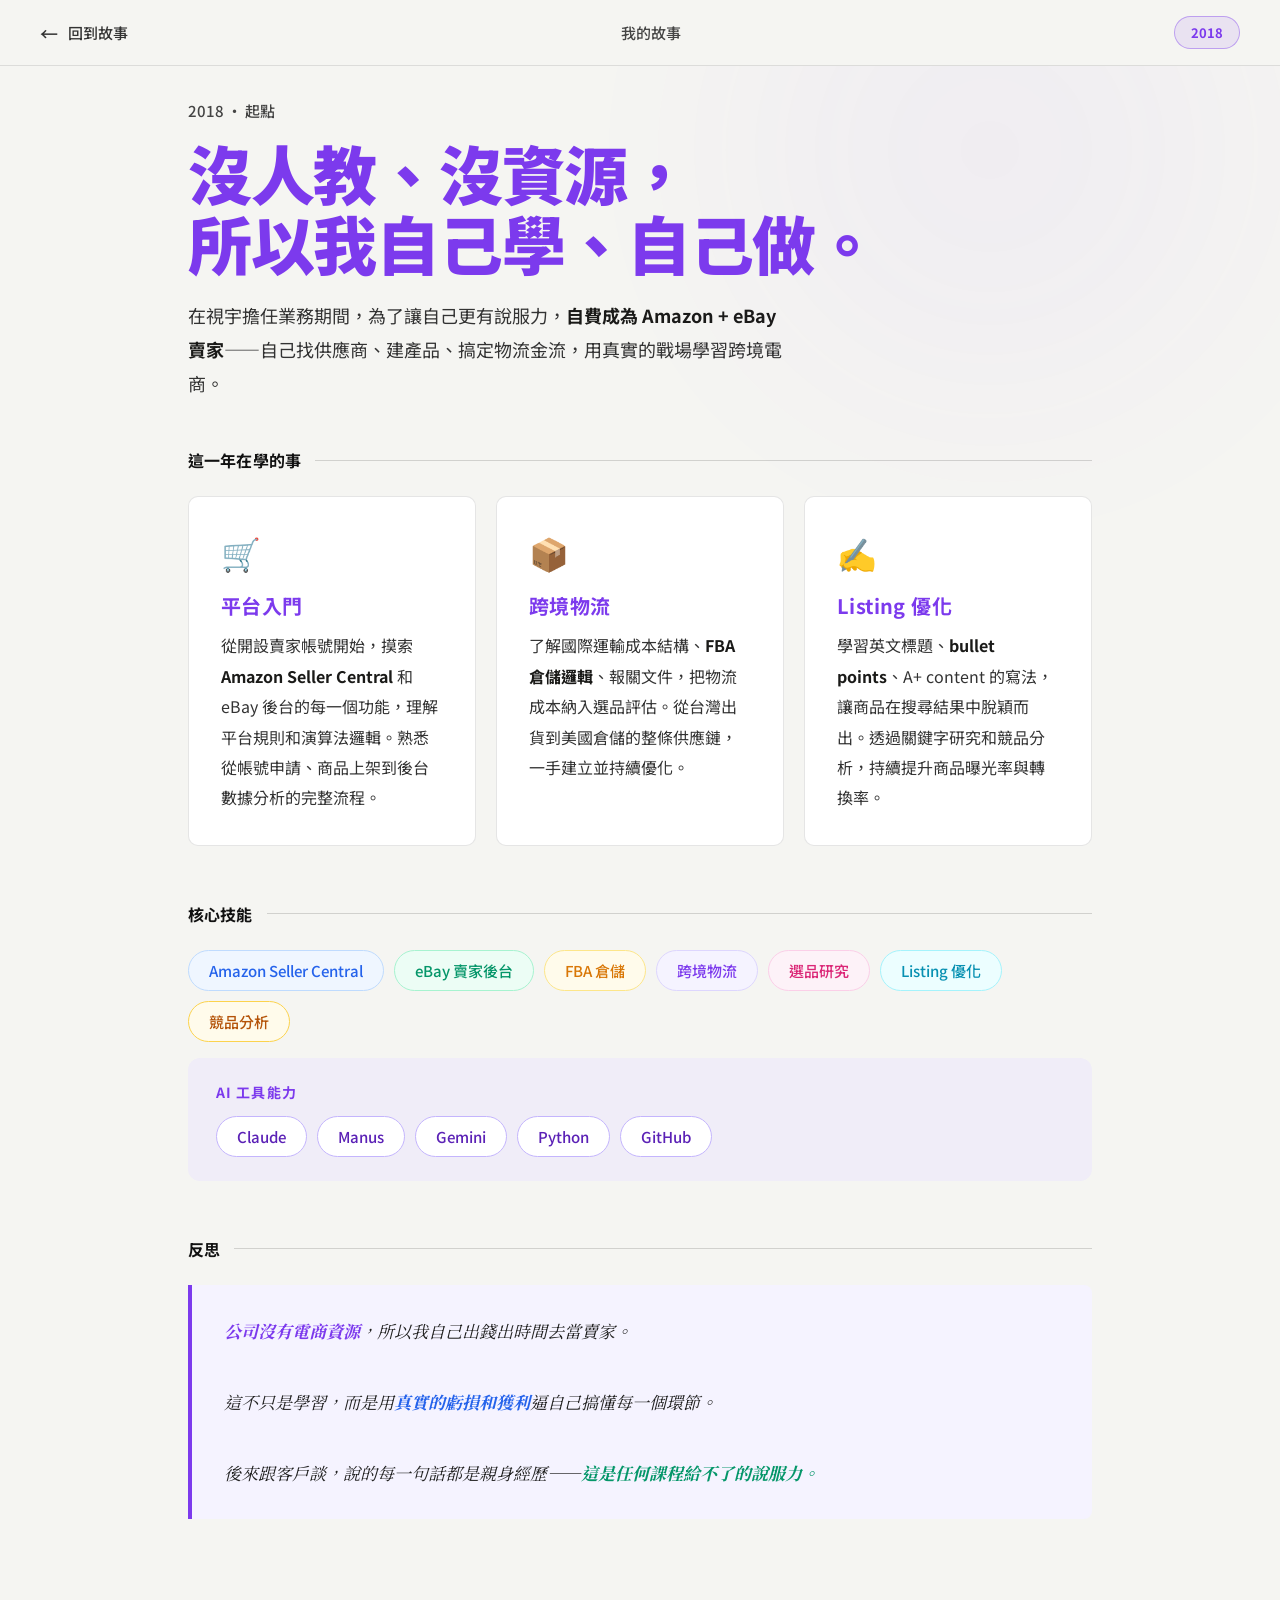
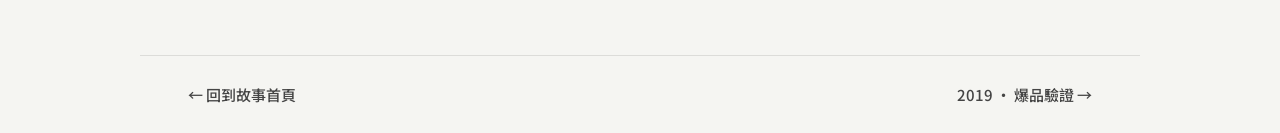
<file: 2018.html>
<!DOCTYPE html>
<html lang="zh-TW">
<head>
<meta charset="UTF-8">
<meta name="viewport" content="width=device-width, initial-scale=1.0">
<title>2018 · 起點 — 我的故事</title>
<link href="https://fonts.googleapis.com/css2?family=Noto+Sans+TC:wght@300;400;500;700;900&family=Noto+Serif+TC:wght@400;700&display=swap" rel="stylesheet">
<link rel="stylesheet" href="style.css">
<style>
:root{--accent:var(--y2018)}
.page-hero-title { font-family:'Noto Sans TC',sans-serif; font-weight:900; }
.hero-blob{position:absolute;top:-100px;right:-100px;width:500px;height:500px;background:var(--y2018);border-radius:50%;filter:blur(120px);opacity:.04;pointer-events:none}
.card-label {
  font-size: 17px !important;
  font-weight: 700 !important;
  letter-spacing: 0.02em !important;
  text-transform: none !important;
  margin-bottom: 10px;
}
.card-body {
  font-size: 15px !important;
  line-height: 1.8 !important;
  color: #333 !important;
}
.colored-chips { display:flex;flex-wrap:wrap;gap:10px; }
.c-chip {
  font-size:15px; padding:9px 20px; border-radius:100px; font-weight:500;
  border:1.5px solid; transition:transform 0.2s;
}
.c-chip:hover { transform:translateY(-2px); }
.ai-section { background:#f0edf8; border-radius:12px; padding:24px 28px; margin-top:16px; }
.ai-label { font-size:14px;letter-spacing:0.08em;text-transform:uppercase;color:#7c3aed;font-weight:700;margin-bottom:14px; }
.ai-chips { display:flex;flex-wrap:wrap;gap:10px; }
.ai-chip {
  font-size:15px; padding:9px 20px; border-radius:100px;
  background:#fff; border:1.5px solid #c4b5fd; color:#5b21b6; font-weight:500;
  transition:all 0.2s;
}
.ai-chip:hover { background:#7c3aed; color:#fff; border-color:#7c3aed; transform:translateY(-2px); }
.reflection-block {
  border-left:4px solid var(--y2018);
  padding:28px 32px;
  background:#faf9ff;
  border-radius:0 8px 8px 0;
}
.reflection-text {
  font-family:'Noto Serif TC',serif;
  font-size:17px !important;
  line-height:2.1 !important;
  color:#222 !important;
  font-style:italic;
}
@media(max-width:768px){.card-grid-3{grid-template-columns:1fr !important;}}
</style>
</head>
<body>
<nav class="site-nav">
  <a href="index.html" class="site-nav-back"><span class="arrow">←</span> 回到故事</a>
  <span class="site-nav-title">我的故事</span>
  <span class="site-nav-year" style="color:var(--y2018);border-color:color-mix(in srgb,var(--y2018) 40%,transparent);background:color-mix(in srgb,var(--y2018) 10%,transparent)">2018</span>
</nav>
<div class="page-hero">
  <div class="hero-blob"></div>
  <div class="page-hero-eyebrow">2018 · 起點</div>
  <h1 class="page-hero-title" style="color:var(--y2018)">沒人教、沒資源，<br>所以我自己學、自己做。</h1>
  <p class="page-hero-sub">在視宇擔任業務期間，為了讓自己更有說服力，<strong>自費成為 Amazon + eBay 賣家</strong>——自己找供應商、建產品、搞定物流金流，用真實的戰場學習跨境電商。</p>
</div>
<div class="page-content">

  <div class="section-block reveal">
    <div class="section-block-label"><span>這一年在學的事</span></div>
    <div style="display:grid;grid-template-columns:repeat(3,1fr);gap:20px;">
      <div class="card" style="padding:32px;">
        <div style="font-size:32px;margin-bottom:16px;">🛒</div>
        <div class="card-label" style="color:var(--y2018);font-size:20px !important;">平台入門</div>
        <div class="card-body" style="font-size:16px !important;line-height:1.9 !important;">從開設賣家帳號開始，摸索 <strong>Amazon Seller Central</strong> 和 eBay 後台的每一個功能，理解平台規則和演算法邏輯。熟悉從帳號申請、商品上架到後台數據分析的完整流程。</div>
      </div>
      <div class="card" style="padding:32px;">
        <div style="font-size:32px;margin-bottom:16px;">📦</div>
        <div class="card-label" style="color:var(--y2018);font-size:20px !important;">跨境物流</div>
        <div class="card-body" style="font-size:16px !important;line-height:1.9 !important;">了解國際運輸成本結構、<strong>FBA 倉儲邏輯</strong>、報關文件，把物流成本納入選品評估。從台灣出貨到美國倉儲的整條供應鏈，一手建立並持續優化。</div>
      </div>
      <div class="card" style="padding:32px;">
        <div style="font-size:32px;margin-bottom:16px;">✍️</div>
        <div class="card-label" style="color:var(--y2018);font-size:20px !important;">Listing 優化</div>
        <div class="card-body" style="font-size:16px !important;line-height:1.9 !important;">學習英文標題、<strong>bullet points</strong>、A+ content 的寫法，讓商品在搜尋結果中脫穎而出。透過關鍵字研究和競品分析，持續提升商品曝光率與轉換率。</div>
      </div>
    </div>
  </div>

  <div class="section-block reveal">
    <div class="section-block-label"><span>核心技能</span></div>
    <div class="colored-chips">
      <span class="c-chip" style="color:#2563eb;border-color:#bfdbfe;background:#eff6ff;">Amazon Seller Central</span>
      <span class="c-chip" style="color:#059669;border-color:#a7f3d0;background:#ecfdf5;">eBay 賣家後台</span>
      <span class="c-chip" style="color:#d97706;border-color:#fde68a;background:#fffbeb;">FBA 倉儲</span>
      <span class="c-chip" style="color:#7c3aed;border-color:#ddd6fe;background:#f5f3ff;">跨境物流</span>
      <span class="c-chip" style="color:#db2777;border-color:#fbcfe8;background:#fdf2f8;">選品研究</span>
      <span class="c-chip" style="color:#0891b2;border-color:#a5f3fc;background:#ecfeff;">Listing 優化</span>
      <span class="c-chip" style="color:#b45309;border-color:#fcd34d;background:#fffbeb;">競品分析</span>
    </div>
    <div class="ai-section">
      <div class="ai-label">AI 工具能力</div>
      <div class="ai-chips">
        <span class="ai-chip">Claude</span>
        <span class="ai-chip">Manus</span>
        <span class="ai-chip">Gemini</span>
        <span class="ai-chip">Python</span>
        <span class="ai-chip">GitHub</span>
      </div>
    </div>
  </div>

  <div class="section-block reveal">
    <div class="section-block-label"><span>反思</span></div>
    <div class="reflection-block" style="background:#f5f3ff;border-left:4px solid #7c3aed;">
      <p class="reflection-text" style="color:#1a1a18;">
        <span style="color:#7c3aed;font-weight:700;">公司沒有電商資源</span>，所以我自己出錢出時間去當賣家。<br><br>
        這不只是學習，而是用<span style="color:#2563eb;font-weight:700;">真實的虧損和獲利</span>逼自己搞懂每一個環節。<br><br>
        後來跟客戶談，說的每一句話都是親身經歷——<span style="color:#059669;font-weight:700;">這是任何課程給不了的說服力。</span>
      </p>
    </div>
  </div>

</div>
<div class="page-nav">
  <a href="index.html" class="page-nav-btn">← 回到故事首頁</a>
  <a href="2019.html" class="page-nav-btn">2019 · 爆品驗證 →</a>
</div>
<script>
const obs = new IntersectionObserver(entries => {
  entries.forEach(e => { if (e.isIntersecting) { e.target.classList.add('visible'); obs.unobserve(e.target); } });
}, { threshold: 0.1 });
document.querySelectorAll('.reveal').forEach(el => obs.observe(el));
</script>
</body>
</html>
</file>
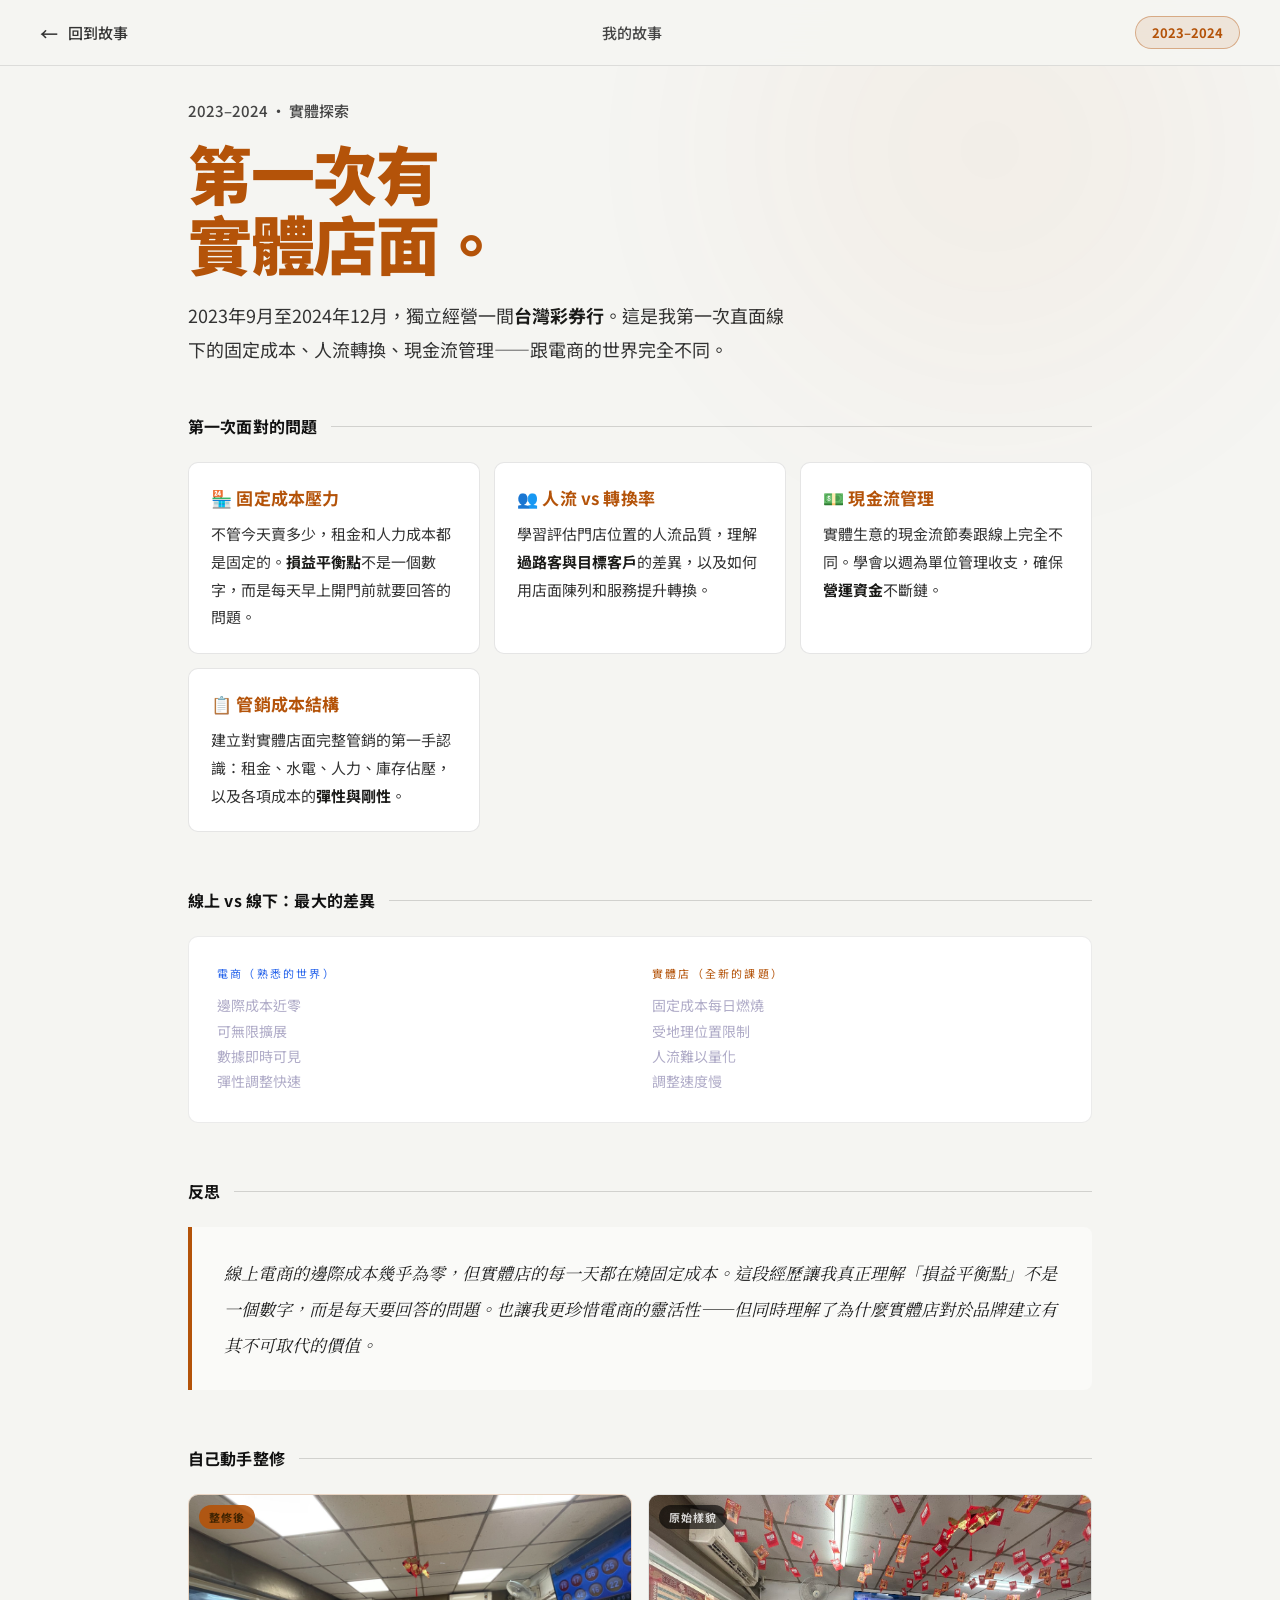
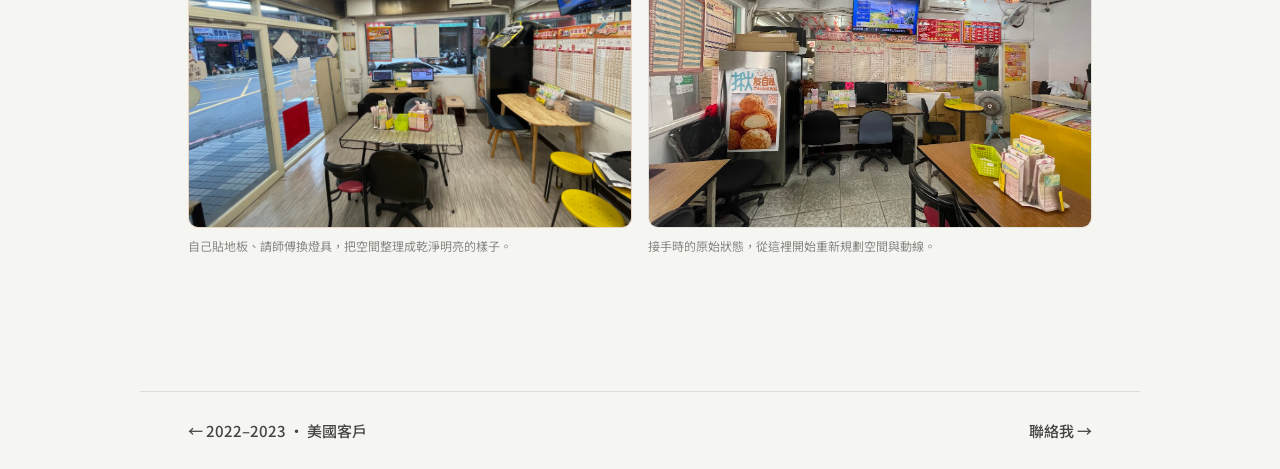
<file: lottery.html>
<!DOCTYPE html>
<html lang="zh-TW">
<head>
<meta charset="UTF-8">
<meta name="viewport" content="width=device-width, initial-scale=1.0">
<title>2023–2024 · 彩券行 — 我的故事</title>
<link href="https://fonts.googleapis.com/css2?family=Bricolage+Grotesque:wght@400;600;700;800&family=Noto+Sans+TC:wght@300;400;500&family=Noto+Serif+TC:wght@400;700&display=swap" rel="stylesheet">
<link rel="stylesheet" href="style.css">
<style>:root{--accent:var(--y2023)}.hero-blob{position:absolute;top:-100px;right:-100px;width:500px;height:500px;background:var(--y2023);border-radius:50%;filter:blur(120px);opacity:.04;pointer-events:none}</style>
</head>
<body>
<nav class="site-nav">
  <a href="index.html" class="site-nav-back"><span class="arrow">←</span> 回到故事</a>
  <span class="site-nav-title">我的故事</span>
  <span class="site-nav-year" style="color:var(--y2023);border-color:color-mix(in srgb,var(--y2023) 40%,transparent);background:color-mix(in srgb,var(--y2023) 10%,transparent)">2023–2024</span>
</nav>
<div class="page-hero">
  <div class="hero-blob"></div>
  <div class="page-hero-eyebrow">2023–2024 · 實體探索</div>
  <h1 class="page-hero-title" style="color:var(--y2023)">第一次有<br>實體店面。</h1>
  <p class="page-hero-sub">2023年9月至2024年12月，獨立經營一間<strong>台灣彩券行</strong>。這是我第一次直面線下的固定成本、人流轉換、現金流管理——跟電商的世界完全不同。</p>
</div>
<div class="page-content">
  <div class="section-block reveal">
    <div class="section-block-label"><span>第一次面對的問題</span></div>
    <div class="card-grid">
      <div class="card"><div class="card-label" style="color:var(--y2023)">🏪 固定成本壓力</div><div class="card-body">不管今天賣多少，租金和人力成本都是固定的。<strong>損益平衡點</strong>不是一個數字，而是每天早上開門前就要回答的問題。</div></div>
      <div class="card"><div class="card-label" style="color:var(--y2023)">👥 人流 vs 轉換率</div><div class="card-body">學習評估門店位置的人流品質，理解<strong>過路客與目標客戶</strong>的差異，以及如何用店面陳列和服務提升轉換。</div></div>
      <div class="card"><div class="card-label" style="color:var(--y2023)">💵 現金流管理</div><div class="card-body">實體生意的現金流節奏跟線上完全不同。學會以週為單位管理收支，確保<strong>營運資金</strong>不斷鏈。</div></div>
      <div class="card"><div class="card-label" style="color:var(--y2023)">📋 管銷成本結構</div><div class="card-body">建立對實體店面完整管銷的第一手認識：租金、水電、人力、庫存佔壓，以及各項成本的<strong>彈性與剛性</strong>。</div></div>
    </div>
  </div>
  <div class="section-block reveal">
    <div class="section-block-label"><span>線上 vs 線下：最大的差異</span></div>
    <div class="card full" style="background:#ffffff;border:0.5px solid rgba(0,0,0,0.08);border-radius:10px;padding:28px;">
      <div style="display:grid;grid-template-columns:1fr 1fr;gap:24px;">
        <div>
          <div style="font-size:11px;letter-spacing:.2em;text-transform:uppercase;color:var(--y2019);margin-bottom:12px;">電商（熟悉的世界）</div>
          <div style="font-size:14px;line-height:1.8;color:#b0acc8;">邊際成本近零<br>可無限擴展<br>數據即時可見<br>彈性調整快速</div>
        </div>
        <div>
          <div style="font-size:11px;letter-spacing:.2em;text-transform:uppercase;color:var(--y2023);margin-bottom:12px;">實體店（全新的課題）</div>
          <div style="font-size:14px;line-height:1.8;color:#b0acc8;">固定成本每日燃燒<br>受地理位置限制<br>人流難以量化<br>調整速度慢</div>
        </div>
      </div>
    </div>
  </div>
  <div class="section-block reveal">
    <div class="section-block-label"><span>反思</span></div>
    <div class="reflection-block" style="border-color:var(--y2023)">
      <p class="reflection-text">線上電商的邊際成本幾乎為零，但實體店的每一天都在燒固定成本。這段經歷讓我真正理解「損益平衡點」不是一個數字，而是每天要回答的問題。也讓我更珍惜電商的靈活性——但同時理解了為什麼實體店對於品牌建立有其不可取代的價值。</p>
    </div>
  </div>

  <div class="section-block reveal">
    <div class="section-block-label"><span>自己動手整修</span></div>
    <div style="display:grid;grid-template-columns:repeat(2,minmax(0,1fr));gap:16px;">
      <div>
        <div style="border-radius:10px;overflow:hidden;border:1px solid rgba(180,83,9,0.2);position:relative;">
          <img src="images/lottery-after.jpg" alt="整修後" style="width:100%;display:block;aspect-ratio:4/3;object-fit:cover;">
          <div style="position:absolute;top:10px;left:10px;background:rgba(180,83,9,0.9);color:#412402;font-size:11px;font-weight:700;letter-spacing:.08em;padding:4px 10px;border-radius:100px;">整修後</div>
        </div>
        <div style="font-size:12px;color:#888884;margin-top:8px;line-height:1.6;">自己貼地板、請師傅換燈具，把空間整理成乾淨明亮的樣子。</div>
      </div>
      <div>
        <div style="border-radius:10px;overflow:hidden;border:1px solid rgba(0,0,0,0.08);position:relative;">
          <img src="images/lottery-before.jpg" alt="原始樣貌" style="width:100%;display:block;aspect-ratio:4/3;object-fit:cover;">
          <div style="position:absolute;top:10px;left:10px;background:rgba(0,0,0,0.6);color:rgba(255,255,255,0.8);font-size:11px;font-weight:700;letter-spacing:.08em;padding:4px 10px;border-radius:100px;">原始樣貌</div>
        </div>
        <div style="font-size:12px;color:#888884;margin-top:8px;line-height:1.6;">接手時的原始狀態，從這裡開始重新規劃空間與動線。</div>
      </div>
    </div>
  </div>
</div>
<div class="page-nav">
  <a href="us-client.html" class="page-nav-btn">← 2022–2023 · 美國客戶</a>
  <a href="contact.html" class="page-nav-btn">聯絡我 →</a>
</div>
<script>
const obs = new IntersectionObserver(entries => {
  entries.forEach(e => { if (e.isIntersecting) { e.target.classList.add('visible'); obs.unobserve(e.target); } });
}, { threshold: 0.1 });
document.querySelectorAll('.reveal').forEach(el => obs.observe(el));
</script>
</body>
</html>
</file>
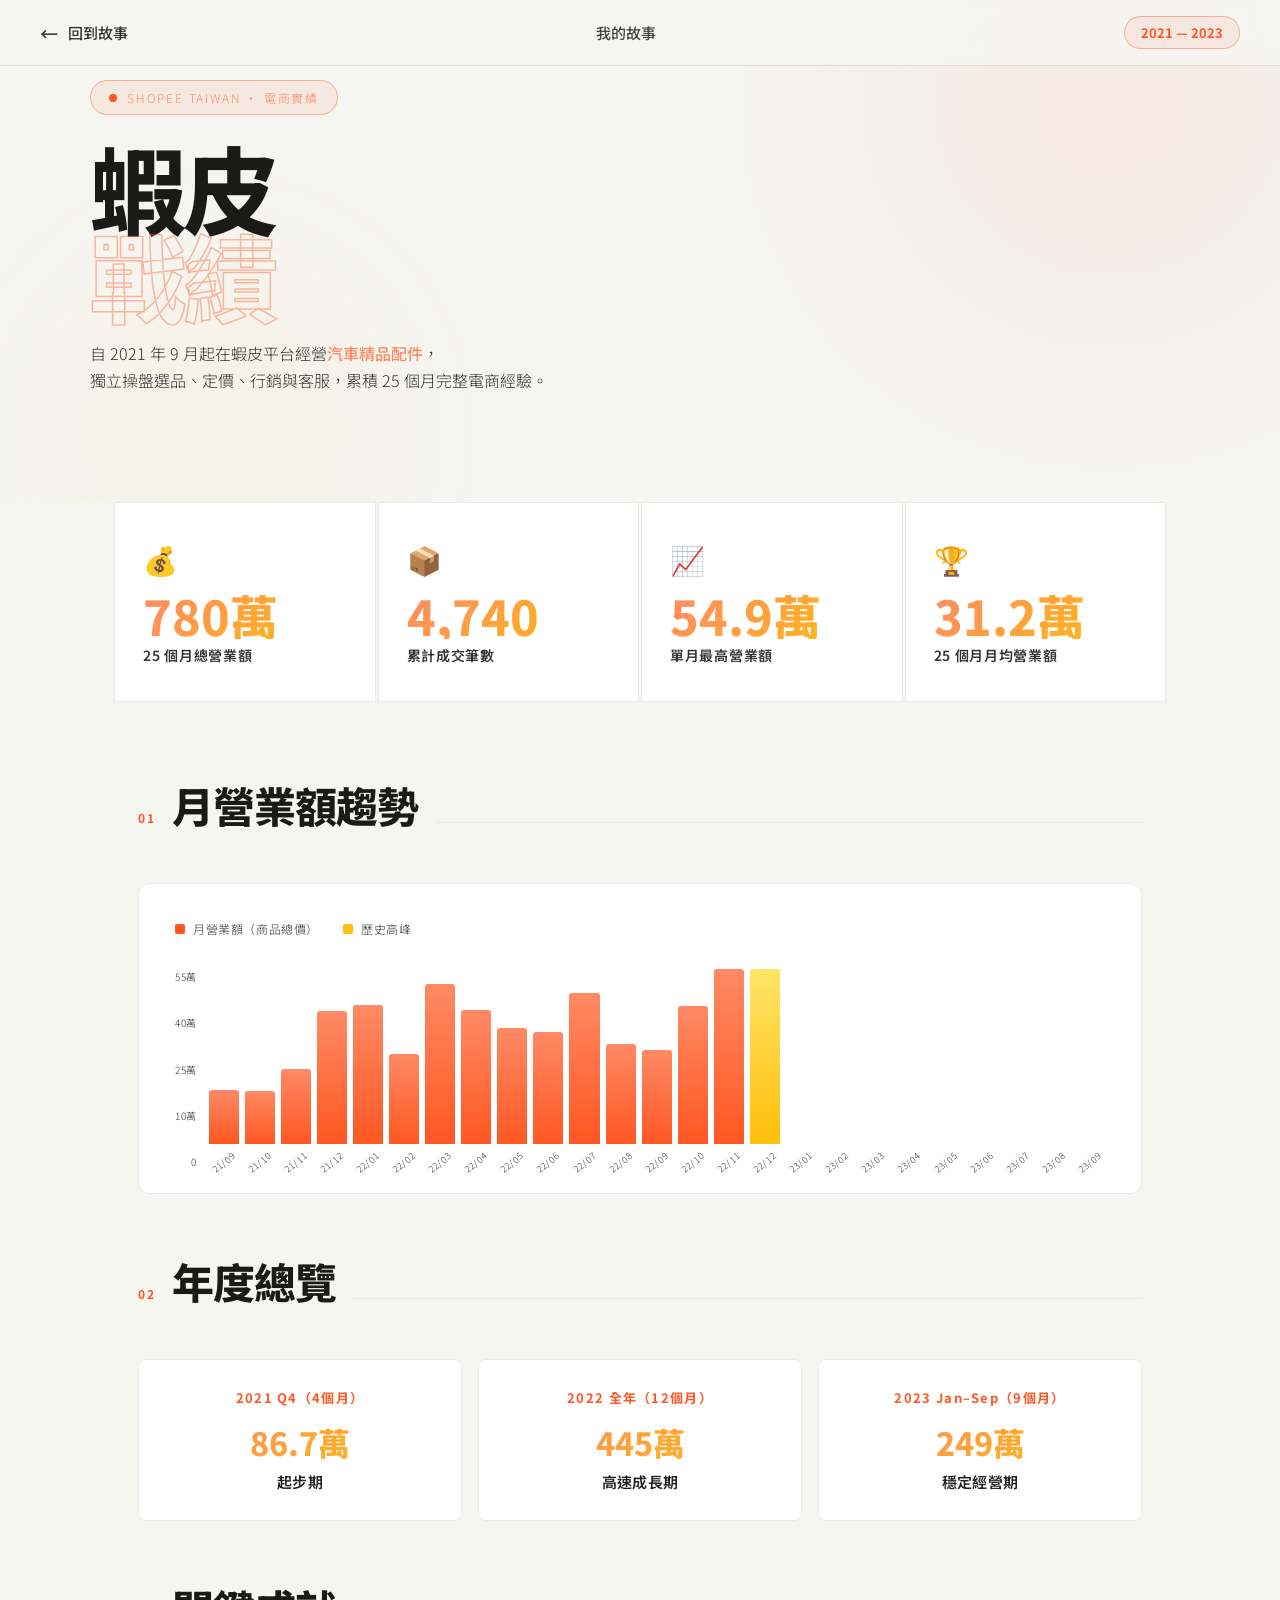
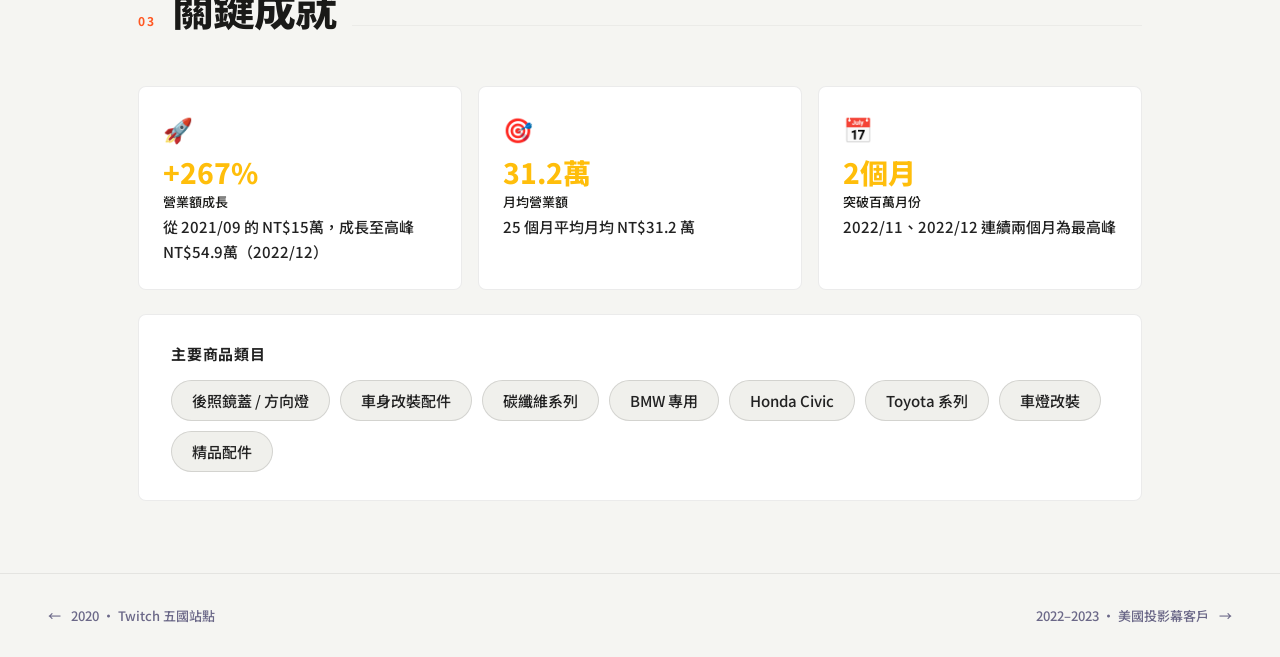
<file: shopee.html>
<!DOCTYPE html>
<html lang="zh-TW">
<head>
<meta charset="UTF-8">
<meta name="viewport" content="width=device-width, initial-scale=1.0">
<title>蝦皮電商戰績</title>
<link href="https://fonts.googleapis.com/css2?family=Syne:wght@400;700;800&family=Noto+Sans+TC:wght@300;400;500;700&display=swap" rel="stylesheet">
<link href="https://fonts.googleapis.com/css2?family=Bricolage+Grotesque:wght@400;700;800&family=Noto+Sans+TC:wght@300;400;500&display=swap" rel="stylesheet">
<link rel="stylesheet" href="style.css">
<style>
:root {
  --bg: #f5f5f2;
  --surface: #ffffff;
  --shopee: #ff5722;
  --shopee-light: #ff8a65;
  --gold: #ffbe0b;
  --c3: #06d6a0;
  --c4: #4895ef;
  --text: #f0eeff;
  --muted: #7a7a9a;
  --border: rgba(0,0,0,0.04);
}

*, *::before, *::after { box-sizing: border-box; margin: 0; padding: 0; }
html { scroll-behavior: smooth; }

body {
  background: #f5f5f2;
  color: #1a1a18;
  font-family: 'Noto Sans TC', sans-serif;
  font-weight: 300;
  min-height: 100vh;
  overflow-x: hidden;
}

/* ── HERO ── */
.shopee-hero {
  position: relative;
  padding: 80px 48px 60px;
  overflow: hidden;
}

.hero-bg-blobs {
  position: absolute; inset: 0; z-index: 0;
}
.blob {
  position: absolute;
  border-radius: 50%;
  filter: blur(90px);
  opacity: 0.06;
  animation: drift 10s ease-in-out infinite alternate;
}
.blob-o { width: 500px; height: 500px; background: var(--shopee); top: -150px; right: -80px; }
.blob-g { width: 300px; height: 300px; background: var(--gold); bottom: -80px; left: 5%; animation-delay: -5s; }

@keyframes drift {
  from { transform: translate(0,0) scale(1); }
  to   { transform: translate(30px, 20px) scale(1.08); }
}

.grid-lines {
  position: absolute; inset: 0;
  background-image:
    linear-gradient(rgba(255,255,255,0.015) 1px, transparent 1px),
    linear-gradient(90deg, rgba(255,255,255,0.015) 1px, transparent 1px);
  background-size: 60px 60px;
}

.hero-inner {
  position: relative; z-index: 1;
  max-width: 1100px; margin: 0 auto;
}

.platform-badge {
  display: inline-flex;
  align-items: center;
  gap: 10px;
  padding: 8px 18px;
  border: 1px solid rgba(255,87,34,0.4);
  border-radius: 100px;
  margin-bottom: 28px;
  background: rgba(255,87,34,0.08);
  animation: fadeUp 0.6s ease both;
}
.platform-badge .dot { width: 8px; height: 8px; border-radius: 50%; background: var(--shopee); }
.platform-badge span { font-size: 12px; letter-spacing: 0.15em; text-transform: uppercase; color: var(--shopee-light); }

.hero-title {
  font-family: 'Noto Sans TC', sans-serif;
  font-size: clamp(48px, 8vw, 96px);
  font-weight: 800;
  line-height: 0.92;
  letter-spacing: -0.03em;
  margin-bottom: 20px;
  animation: fadeUp 0.7s 0.1s ease both;
}
.hero-title .outline {
  -webkit-text-stroke: 1.5px rgba(255,87,34,0.4);
  color: transparent;
}

.hero-sub {
  font-size: 16px;
  color: #333;
  line-height: 1.7;
  max-width: 520px;
  margin-bottom: 48px;
  animation: fadeUp 0.7s 0.2s ease both;
}
.hero-sub strong { color: var(--shopee-light); font-weight: 500; }

/* ── MEGA STATS ── */
.mega-stats {
  display: grid;
  grid-template-columns: repeat(4, 1fr);
  gap: 2px;
  max-width: 1100px;
  margin: 0 auto 0;
  animation: fadeUp 0.7s 0.3s ease both;
}

.mega-stat {
  padding: 36px 28px;
  background: #ffffff;
  border: 0.5px solid rgba(0,0,0,0.08);
  position: relative;
  overflow: hidden;
  transition: all 0.4s;
  cursor: default;
}
.mega-stat::before {
  content: '';
  position: absolute;
  top: 0; left: 0; right: 0;
  height: 2px;
  background: linear-gradient(to right, var(--shopee), var(--gold));
  transform: scaleX(0);
  transform-origin: left;
  transition: transform 0.5s ease;
}
.mega-stat:hover { transform: translateY(-4px); border-color: rgba(255,87,34,0.25); }
.mega-stat:hover::before { transform: scaleX(1); }

.mega-stat-icon { font-size: 28px; margin-bottom: 12px; }
.mega-stat-num {
  font-family: 'Noto Sans TC', sans-serif;
  font-size: clamp(32px, 4vw, 48px);
  font-weight: 800;
  line-height: 1;
  background: linear-gradient(135deg, var(--shopee-light), var(--gold));
  -webkit-background-clip: text;
  -webkit-text-fill-color: transparent;
  margin-bottom: 6px;
}
.mega-stat-label {
  font-size: 14px;
  letter-spacing: 0.05em;
  color: #333;
  font-weight: 600;
  text-transform: none;
}

/* ── CHART SECTION ── */
.chart-section {
  padding: 72px 48px;
  max-width: 1100px;
  margin: 0 auto;
}

.section-hd {
  display: flex;
  align-items: baseline;
  gap: 16px;
  margin-bottom: 48px;
}
.section-num {
  font-family: 'Noto Sans TC', sans-serif;
  font-size: 12px;
  font-weight: 700;
  color: var(--shopee);
  letter-spacing: 0.15em;
}
.section-title {
  font-family: 'Noto Sans TC', sans-serif;
  font-size: clamp(28px, 3.5vw, 42px);
  font-weight: 800;
  letter-spacing: -0.02em;
}
.section-line { flex: 1; height: 1px; background: var(--border); }

/* Bar chart */
.bar-chart-wrap {
  background: #ffffff;
  border: 0.5px solid rgba(0,0,0,0.08);
  border-radius: 12px;
  padding: 36px 36px 24px;
}

.chart-legend {
  display: flex;
  gap: 24px;
  margin-bottom: 32px;
}
.legend-item {
  display: flex;
  align-items: center;
  gap: 8px;
  font-size: 12px;
  color: #333;
  letter-spacing: 0.05em;
}
.legend-dot { width: 10px; height: 10px; border-radius: 2px; }

.bars-area {
  display: flex;
  align-items: flex-end;
  gap: 6px;
  height: 200px;
  padding-bottom: 0;
}

.bar-col {
  flex: 1;
  display: flex;
  flex-direction: column;
  align-items: center;
  gap: 6px;
  height: 100%;
  justify-content: flex-end;
}

.bar-fill {
  width: 100%;
  border-radius: 3px 3px 0 0;
  background: linear-gradient(to top, var(--shopee), var(--shopee-light));
  transform-origin: bottom;
  transform: scaleY(0);
  transition: transform 1s cubic-bezier(0.16, 1, 0.3, 1);
  position: relative;
  min-height: 4px;
  cursor: default;
}
.bar-fill.peak {
  background: linear-gradient(to top, var(--gold), #ffe566);
}
.bar-fill:hover::after {
  content: attr(data-val);
  position: absolute;
  bottom: 100%;
  left: 50%;
  transform: translateX(-50%);
  background: rgba(0,0,0,0.85);
  color: #1a1a18;
  font-size: 10px;
  padding: 4px 8px;
  border-radius: 4px;
  white-space: nowrap;
  margin-bottom: 4px;
  pointer-events: none;
}

.bar-month {
  font-size: 9px;
  color: #333;
  letter-spacing: 0.04em;
  text-align: center;
  white-space: nowrap;
  transform: rotate(-40deg);
  transform-origin: center;
  margin-top: 6px;
}

.y-axis-labels {
  display: flex;
  flex-direction: column;
  justify-content: space-between;
  height: 200px;
  margin-right: 12px;
  text-align: right;
}
.y-label { font-size: 10px; color: #333; letter-spacing: 0.05em; }

.chart-grid-wrap {
  display: flex;
  gap: 0;
}
.chart-main { flex: 1; }

/* ── HIGHLIGHTS ── */
.highlights {
  display: grid;
  grid-template-columns: repeat(3, 1fr);
  gap: 16px;
  margin-top: 24px;
}

.hl-card {
  padding: 24px;
  background: #ffffff;
  border: 0.5px solid rgba(0,0,0,0.08);
  border-radius: 8px;
  transition: all 0.4s;
  cursor: default;
  position: relative;
  overflow: hidden;
}
.hl-card::after {
  content: '';
  position: absolute;
  bottom: 0; left: 0; right: 0;
  height: 2px;
  background: linear-gradient(to right, var(--shopee), var(--gold));
  transform: scaleX(0);
  transform-origin: left;
  transition: transform 0.4s;
}
.hl-card:hover { transform: translateY(-4px); }
.hl-card:hover::after { transform: scaleX(1); }

.hl-icon { font-size: 24px; margin-bottom: 12px; }
.hl-val {
  font-family: 'Noto Sans TC', sans-serif;
  font-size: 28px;
  font-weight: 800;
  color: var(--gold);
  line-height: 1;
  margin-bottom: 6px;
}
.hl-label { font-size: 13px; font-weight: 500; margin-bottom: 4px; }
.hl-desc { font-size: 15px; color: #222; line-height: 1.65; font-weight: 500; }

/* ── YEAR BANDS ── */
.year-bands {
  display: grid;
  grid-template-columns: repeat(3, 1fr);
  gap: 16px;
  margin-top: 24px;
}
.year-band {
  padding: 28px;
  background: #ffffff;
  border: 0.5px solid rgba(0,0,0,0.08);
  border-radius: 8px;
  text-align: center;
  transition: all 0.4s;
  cursor: default;
}
.year-band:hover { transform: translateY(-4px); border-color: rgba(255,87,34,0.3); }
.year-band-yr {
  font-family: 'Noto Sans TC', sans-serif;
  font-size: 13px;
  font-weight: 700;
  letter-spacing: 0.1em;
  color: var(--shopee);
  margin-bottom: 12px;
}
.year-band-val {
  font-family: 'Noto Sans TC', sans-serif;
  font-size: 32px;
  font-weight: 800;
  background: linear-gradient(135deg, var(--shopee-light), var(--gold));
  -webkit-background-clip: text;
  -webkit-text-fill-color: transparent;
  margin-bottom: 6px;
}
.year-band-orders { font-size: 15px; color: #222; letter-spacing: 0.02em; font-weight: 600; }

/* ── PRODUCT TAGS ── */
.product-section {
  margin-top: 24px;
  padding: 28px 32px;
  background: #ffffff;
  border: 0.5px solid rgba(0,0,0,0.08);
  border-radius: 8px;
}
.product-label {
  font-size: 15px;
  letter-spacing: 0.05em;
  text-transform: none;
  color: #222;
  font-weight: 700;
  margin-bottom: 16px;
}
.product-tags { display: flex; flex-wrap: wrap; gap: 10px; }
.ptag {
  padding: 9px 20px;
  background: #f0f0ec;
  border: 1px solid rgba(0,0,0,0.12);
  border-radius: 100px;
  font-size: 15px;
  color: #222;
  font-weight: 500;
  transition: all 0.3s;
  cursor: default;
}
.ptag:hover {
  background: #e0e0da;
  border-color: rgba(0,0,0,0.25);
  transform: translateY(-2px);
}

/* ── KEYFRAMES ── */
@keyframes fadeUp {
  from { opacity: 0; transform: translateY(20px); }
  to   { opacity: 1; transform: translateY(0); }
}

.reveal {
  opacity: 0;
  transform: translateY(28px);
  transition: opacity 0.7s ease, transform 0.7s ease;
}
.reveal.visible { opacity: 1; transform: translateY(0); }

@media (max-width: 768px) {
  .shopee-hero, .chart-section { padding: 48px 24px; }
  .mega-stats { grid-template-columns: repeat(2, 1fr); }
  .highlights, .year-bands { grid-template-columns: 1fr; }
  .bar-month { font-size: 7px; }
}

@media print {
  body { background: white; color: black; }
  .blob, .grid-lines { display: none; }
  * { animation: none !important; }
  .bar-fill { transform: scaleY(1) !important; }
}
</style>
</head>
<body>

<nav class="site-nav">
  <a href="index.html" class="site-nav-back"><span class="arrow">←</span> 回到故事</a>
  <span class="site-nav-title">我的故事</span>
  <span class="site-nav-year" style="color:var(--shopee);border-color:rgba(255,87,34,0.4);background:rgba(255,87,34,0.08)">2021 — 2023</span>
</nav>

<!-- HERO -->
<div class="shopee-hero">
  <div class="hero-bg-blobs">
    <div class="blob blob-o"></div>
    <div class="blob blob-g"></div>
    <div class="grid-lines"></div>
  </div>
  <div class="hero-inner">
    <div class="platform-badge">
      <span class="dot"></span>
      <span>Shopee Taiwan · 電商實績</span>
    </div>
    <h1 class="hero-title">
      蝦皮<br>
      <span class="outline">戰績</span>
    </h1>
    <p class="hero-sub">
      自 2021 年 9 月起在蝦皮平台經營<strong>汽車精品配件</strong>，<br>
      獨立操盤選品、定價、行銷與客服，累積 25 個月完整電商經驗。
    </p>
  </div>
</div>

<!-- MEGA STATS -->
<div style="padding: 0 48px; max-width: 1148px; margin: 0 auto;">
  <div class="mega-stats reveal">
    <div class="mega-stat">
      <div class="mega-stat-icon">💰</div>
      <div class="mega-stat-num">780萬</div>
      <div class="mega-stat-label">25 個月總營業額</div>
    </div>
    <div class="mega-stat">
      <div class="mega-stat-icon">📦</div>
      <div class="mega-stat-num">4,740</div>
      <div class="mega-stat-label">累計成交筆數</div>
    </div>
    <div class="mega-stat">
      <div class="mega-stat-icon">📈</div>
      <div class="mega-stat-num">54.9萬</div>
      <div class="mega-stat-label">單月最高營業額</div>
    </div>
    <div class="mega-stat">
      <div class="mega-stat-icon">🏆</div>
      <div class="mega-stat-num">31.2萬</div>
      <div class="mega-stat-label">25 個月月均營業額</div>
    </div>
  </div>
</div>

<!-- CHART + DETAILS -->
<div class="chart-section">

  <div class="section-hd reveal">
    <span class="section-num">01</span>
    <h2 class="section-title">月營業額趨勢</h2>
    <div class="section-line"></div>
  </div>

  <div class="bar-chart-wrap reveal">
    <div class="chart-legend">
      <div class="legend-item"><div class="legend-dot" style="background:var(--shopee)"></div>月營業額（商品總價）</div>
      <div class="legend-item"><div class="legend-dot" style="background:var(--gold)"></div>歷史高峰</div>
    </div>
    <div class="chart-grid-wrap">
      <div class="y-axis-labels">
        <span class="y-label">55萬</span>
        <span class="y-label">40萬</span>
        <span class="y-label">25萬</span>
        <span class="y-label">10萬</span>
        <span class="y-label">0</span>
      </div>
      <div class="chart-main">
        <div class="bars-area" id="barsArea"></div>
      </div>
    </div>
  </div>

  <!-- Year bands -->
  <div class="section-hd reveal" style="margin-top: 56px;">
    <span class="section-num">02</span>
    <h2 class="section-title">年度總覽</h2>
    <div class="section-line"></div>
  </div>

  <div class="year-bands reveal">
    <div class="year-band">
      <div class="year-band-yr">2021 Q4（4個月）</div>
      <div class="year-band-val">86.7萬</div>
      <div class="year-band-orders">起步期</div>
    </div>
    <div class="year-band">
      <div class="year-band-yr">2022 全年（12個月）</div>
      <div class="year-band-val">445萬</div>
      <div class="year-band-orders">高速成長期</div>
    </div>
    <div class="year-band">
      <div class="year-band-yr">2023 Jan–Sep（9個月）</div>
      <div class="year-band-val">249萬</div>
      <div class="year-band-orders">穩定經營期</div>
    </div>
  </div>

  <!-- Highlights -->
  <div class="section-hd reveal" style="margin-top: 56px;">
    <span class="section-num">03</span>
    <h2 class="section-title">關鍵成就</h2>
    <div class="section-line"></div>
  </div>

  <div class="highlights reveal">
    <div class="hl-card">
      <div class="hl-icon">🚀</div>
      <div class="hl-val">+267%</div>
      <div class="hl-label">營業額成長</div>
      <div class="hl-desc">從 2021/09 的 NT$15萬，成長至高峰 NT$54.9萬（2022/12）</div>
    </div>
    <div class="hl-card">
      <div class="hl-icon">🎯</div>
      <div class="hl-val">31.2萬</div>
      <div class="hl-label">月均營業額</div>
      <div class="hl-desc">25 個月平均月均 NT$31.2 萬</div>
    </div>
    <div class="hl-card">
      <div class="hl-icon">📅</div>
      <div class="hl-val">2個月</div>
      <div class="hl-label">突破百萬月份</div>
      <div class="hl-desc">2022/11、2022/12 連續兩個月為最高峰</div>
    </div>
  </div>

  <!-- Product tags -->
  <div class="product-section reveal" style="margin-top: 24px;">
    <div class="product-label">主要商品類目</div>
    <div class="product-tags">
      <span class="ptag">後照鏡蓋 / 方向燈</span>
      <span class="ptag">車身改裝配件</span>
      <span class="ptag">碳纖維系列</span>
      <span class="ptag">BMW 專用</span>
      <span class="ptag">Honda Civic</span>
      <span class="ptag">Toyota 系列</span>
      <span class="ptag">車燈改裝</span>
      <span class="ptag">精品配件</span>
    </div>
  </div>

</div>

<script>
// Bar chart data
const data = [
  { month: '21/09', val: 149658 },
  { month: '21/10', val: 144884 },
  { month: '21/11', val: 206046 },
  { month: '21/12', val: 366127 },
  { month: '22/01', val: 381856 },
  { month: '22/02', val: 246763 },
  { month: '22/03', val: 439341 },
  { month: '22/04', val: 369514 },
  { month: '22/05', val: 320050 },
  { month: '22/06', val: 309096 },
  { month: '22/07', val: 414556 },
  { month: '22/08', val: 276131 },
  { month: '22/09', val: 258649 },
  { month: '22/10', val: 379027 },
  { month: '22/11', val: 509736 },
  { month: '22/12', val: 549461 },
  { month: '23/01', val: 268450 },
  { month: '23/02', val: 334846 },
  { month: '23/03', val: 375061 },
  { month: '23/04', val: 316650 },
  { month: '23/05', val: 288418 },
  { month: '23/06', val: 164094 },
  { month: '23/07', val: 325817 },
  { month: '23/08', val: 241468 },
  { month: '23/09', val: 173684 },
];

const maxVal = Math.max(...data.map(d => d.val));
const barsArea = document.getElementById('barsArea');

data.forEach(d => {
  const pct = (d.val / maxVal) * 100;
  const isPeak = d.val === maxVal;
  const col = document.createElement('div');
  col.className = 'bar-col';
  const formatted = d.val >= 10000
    ? (d.val / 10000).toFixed(1) + '萬'
    : d.val.toLocaleString();
  col.innerHTML = `
    <div class="bar-fill${isPeak ? ' peak' : ''}"
         style="height:${pct}%"
         data-val="NT$${formatted}">
    </div>
    <div class="bar-month">${d.month}</div>
  `;
  barsArea.appendChild(col);
});

// Scroll reveal
const reveals = document.querySelectorAll('.reveal');
const obs = new IntersectionObserver(entries => {
  entries.forEach(e => {
    if (e.isIntersecting) {
      e.target.classList.add('visible');
      obs.unobserve(e.target);
    }
  });
}, { threshold: 0.1 });
reveals.forEach(el => obs.observe(el));

// Bars animate when chart enters view
const barObs = new IntersectionObserver(entries => {
  entries.forEach(e => {
    if (e.isIntersecting) {
      e.target.querySelectorAll('.bar-fill').forEach((b, i) => {
        setTimeout(() => { b.style.transform = 'scaleY(1)'; }, i * 35);
      });
      barObs.unobserve(e.target);
    }
  });
}, { threshold: 0.2 });
barObs.observe(document.querySelector('.bar-chart-wrap'));
</script>

<div class="page-nav" style="max-width:100%;padding:32px 48px;border-top:1px solid rgba(0,0,0,0.07);display:flex;justify-content:space-between;align-items:center;">
  <a href="2020.html" class="page-nav-btn" style="display:flex;align-items:center;gap:10px;font-size:13px;color:#6b6888;text-decoration:none;">
    ← <span>2020 · Twitch 五國站點</span>
  </a>
  <a href="us-client.html" class="page-nav-btn" style="display:flex;align-items:center;gap:10px;font-size:13px;color:#6b6888;text-decoration:none;">
    <span>2022–2023 · 美國投影幕客戶</span> →
  </a>
</div>
</body>
</html>
</file>
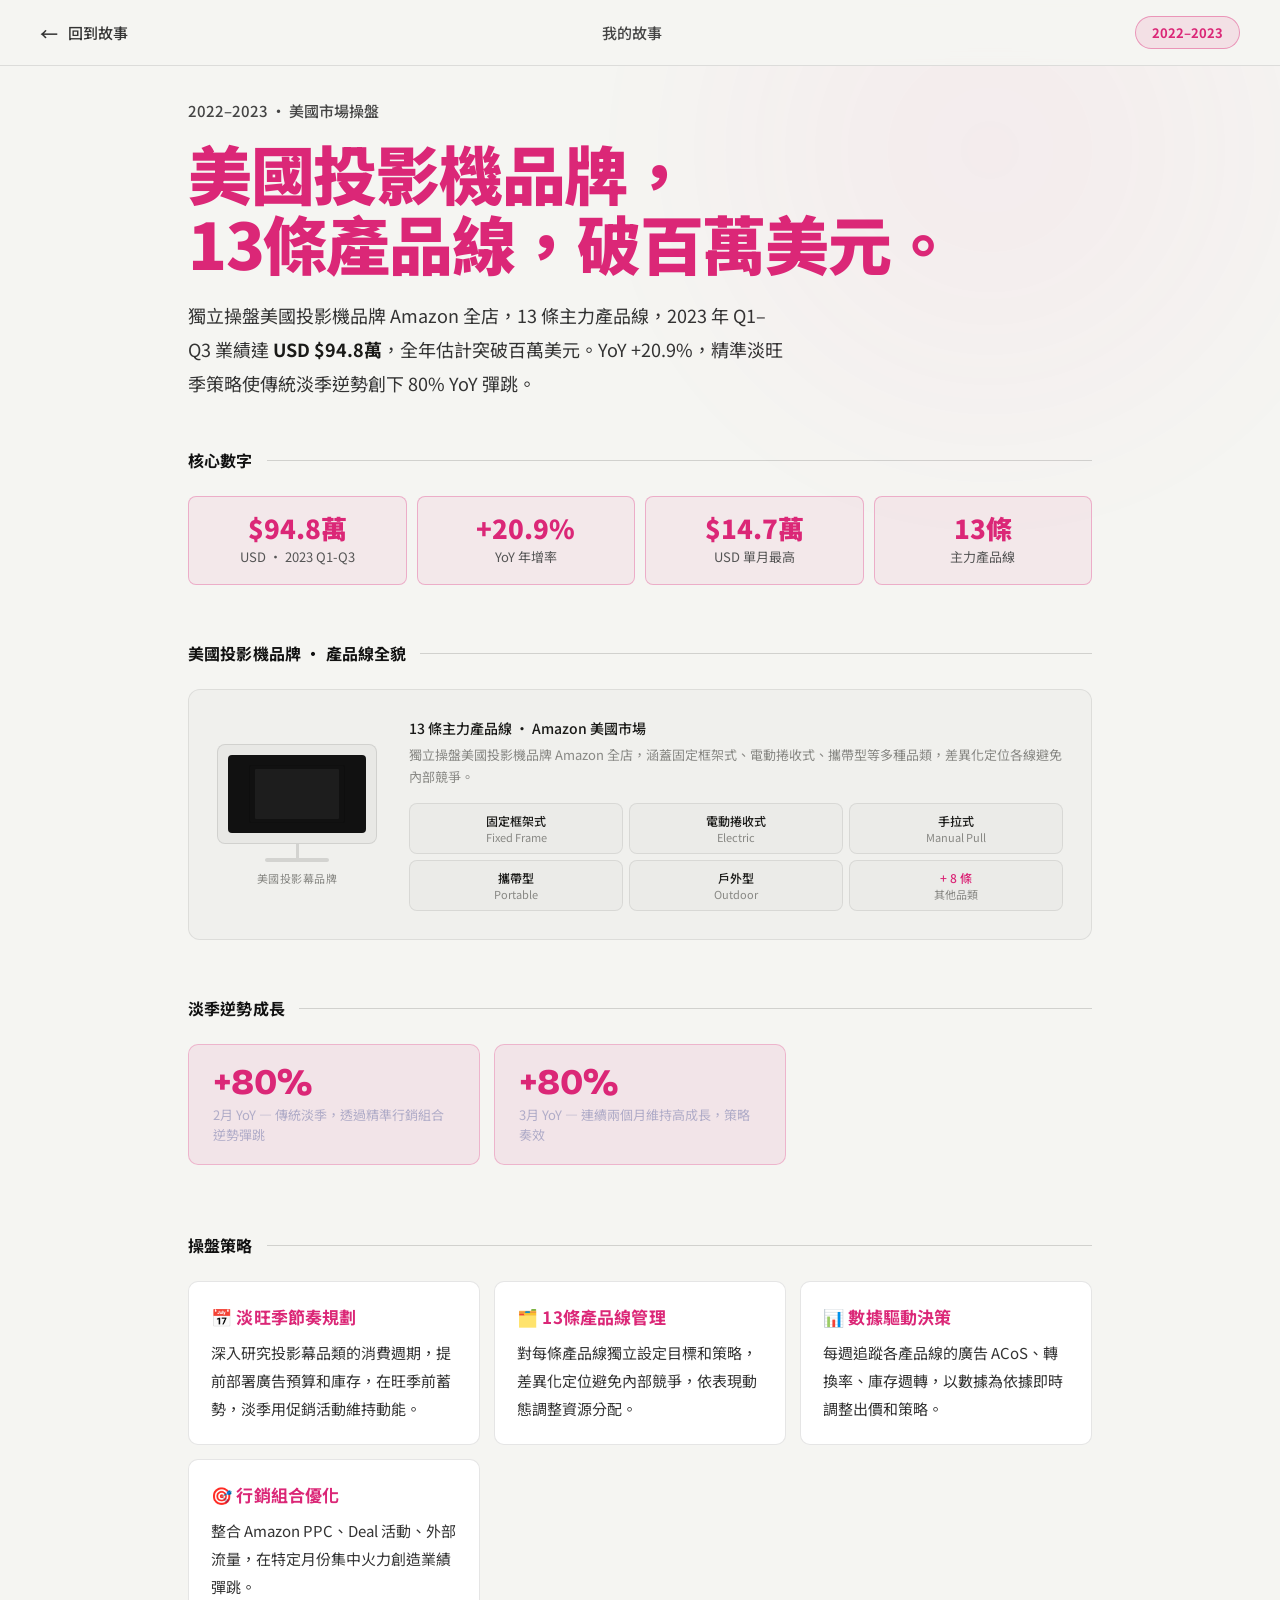
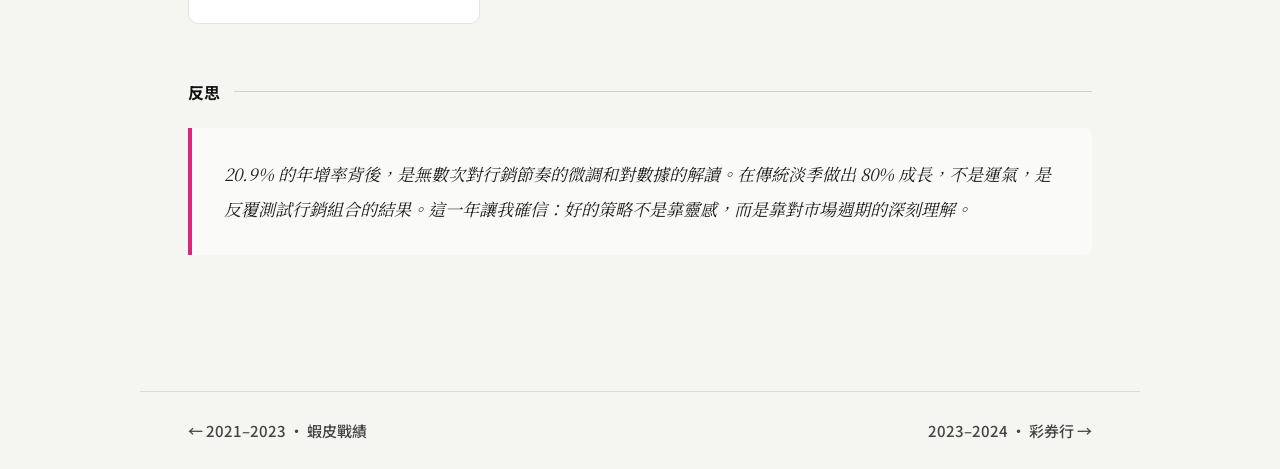
<file: us-client.html>
<!DOCTYPE html>
<html lang="zh-TW">
<head>
<meta charset="UTF-8">
<meta name="viewport" content="width=device-width, initial-scale=1.0">
<title>2022–2023 · 美國投影幕客戶 — 我的故事</title>
<link href="https://fonts.googleapis.com/css2?family=Bricolage+Grotesque:wght@400;600;700;800&family=Noto+Sans+TC:wght@300;400;500&family=Noto+Serif+TC:wght@400;700&display=swap" rel="stylesheet">
<link rel="stylesheet" href="style.css">
<style>:root{--accent:var(--y2022)}.hero-blob{position:absolute;top:-100px;right:-100px;width:500px;height:500px;background:var(--y2022);border-radius:50%;filter:blur(120px);opacity:.04;pointer-events:none}
.growth-highlight{padding:20px 24px;border-radius:10px;background:color-mix(in srgb,var(--y2022) 8%,transparent);border:1px solid color-mix(in srgb,var(--y2022) 25%,transparent);margin-bottom:12px;}
.growth-pct{font-family:'Bricolage Grotesque',sans-serif;font-size:36px;font-weight:800;color:var(--y2022);line-height:1;}
.growth-desc{font-size:13px;color:#b0acc8;margin-top:4px;line-height:1.5;}
</style>
</head>
<body>
<nav class="site-nav">
  <a href="index.html" class="site-nav-back"><span class="arrow">←</span> 回到故事</a>
  <span class="site-nav-title">我的故事</span>
  <span class="site-nav-year" style="color:var(--y2022);border-color:color-mix(in srgb,var(--y2022) 40%,transparent);background:color-mix(in srgb,var(--y2022) 10%,transparent)">2022–2023</span>
</nav>
<div class="page-hero">
  <div class="hero-blob"></div>
  <div class="page-hero-eyebrow">2022–2023 · 美國市場操盤</div>
  <h1 class="page-hero-title" style="color:var(--y2022)">美國投影機品牌，<br>13條產品線，破百萬美元。</h1>
  <p class="page-hero-sub">獨立操盤美國投影機品牌 Amazon 全店，13 條主力產品線，2023 年 Q1–Q3 業績達 <strong>USD $94.8萬</strong>，全年估計突破百萬美元。YoY +20.9%，精準淡旺季策略使傳統淡季逆勢創下 80% YoY 彈跳。</p>
</div>
<div class="page-content">
  <div class="section-block reveal">
    <div class="section-block-label"><span>核心數字</span></div>
    <div class="kpi-row">
      <div class="kpi" style="border-color:color-mix(in srgb,var(--y2022) 30%,transparent);background:color-mix(in srgb,var(--y2022) 6%,transparent)">
        <div class="kpi-val" style="color:var(--y2022)">$94.8萬</div><div class="kpi-desc">USD · 2023 Q1-Q3</div>
      </div>
      <div class="kpi" style="border-color:color-mix(in srgb,var(--y2022) 30%,transparent);background:color-mix(in srgb,var(--y2022) 6%,transparent)">
        <div class="kpi-val" style="color:var(--y2022)">+20.9%</div><div class="kpi-desc">YoY 年增率</div>
      </div>
      <div class="kpi" style="border-color:color-mix(in srgb,var(--y2022) 30%,transparent);background:color-mix(in srgb,var(--y2022) 6%,transparent)">
        <div class="kpi-val" style="color:var(--y2022)">$14.7萬</div><div class="kpi-desc">USD 單月最高</div>
      </div>
      <div class="kpi" style="border-color:color-mix(in srgb,var(--y2022) 30%,transparent);background:color-mix(in srgb,var(--y2022) 6%,transparent)">
        <div class="kpi-val" style="color:var(--y2022)">13條</div><div class="kpi-desc">主力產品線</div>
      </div>
    </div>
  </div>

  <div class="section-block reveal">
    <div class="section-block-label"><span>美國投影機品牌 · 產品線全貌</span></div>
    <div style="background:rgba(0,0,0,0.02);border:0.5px solid rgba(0,0,0,0.08);border-radius:12px;padding:28px;display:flex;gap:32px;align-items:center;flex-wrap:wrap;">
      <div style="flex-shrink:0;width:160px;">
        <div style="background:rgba(0,0,0,0.03);border:1px solid rgba(0,0,0,0.1);border-radius:8px;padding:10px;">
          <div style="background:#111;border-radius:4px;aspect-ratio:16/9;display:flex;align-items:center;justify-content:center;">
            <div style="width:70%;height:75%;border:1.5px solid rgba(0,0,0,0.12);border-radius:2px;display:flex;align-items:center;justify-content:center;">
              <div style="width:88%;height:88%;background:rgba(255,255,255,0.05);border-radius:1px;"></div>
            </div>
          </div>
        </div>
        <div style="width:3px;height:14px;background:rgba(0,0,0,0.12);margin:0 auto;"></div>
        <div style="height:4px;width:40%;background:rgba(0,0,0,0.12);margin:0 auto;border-radius:2px;"></div>
        <div style="font-size:11px;color:#888884;text-align:center;margin-top:8px;letter-spacing:.05em;">美國投影幕品牌</div>
      </div>
      <div style="flex:1;min-width:200px;">
        <div style="font-size:14px;font-weight:500;color:#1a1a18;margin-bottom:6px;">13 條主力產品線 · Amazon 美國市場</div>
        <div style="font-size:13px;color:#888884;line-height:1.65;margin-bottom:16px;">獨立操盤美國投影機品牌 Amazon 全店，涵蓋固定框架式、電動捲收式、攜帶型等多種品類，差異化定位各線避免內部競爭。</div>
        <div style="display:grid;grid-template-columns:repeat(3,1fr);gap:6px;">
          <div style="background:rgba(0,0,0,0.02);border:0.5px solid rgba(0,0,0,0.08);border-radius:8px;padding:8px;text-align:center;">
            <div style="font-size:12px;font-weight:500;color:#1a1a18;">固定框架式</div>
            <div style="font-size:11px;color:#888884;">Fixed Frame</div>
          </div>
          <div style="background:rgba(0,0,0,0.02);border:0.5px solid rgba(0,0,0,0.08);border-radius:8px;padding:8px;text-align:center;">
            <div style="font-size:12px;font-weight:500;color:#1a1a18;">電動捲收式</div>
            <div style="font-size:11px;color:#888884;">Electric</div>
          </div>
          <div style="background:rgba(0,0,0,0.02);border:0.5px solid rgba(0,0,0,0.08);border-radius:8px;padding:8px;text-align:center;">
            <div style="font-size:12px;font-weight:500;color:#1a1a18;">手拉式</div>
            <div style="font-size:11px;color:#888884;">Manual Pull</div>
          </div>
          <div style="background:rgba(0,0,0,0.02);border:0.5px solid rgba(0,0,0,0.08);border-radius:8px;padding:8px;text-align:center;">
            <div style="font-size:12px;font-weight:500;color:#1a1a18;">攜帶型</div>
            <div style="font-size:11px;color:#888884;">Portable</div>
          </div>
          <div style="background:rgba(0,0,0,0.02);border:0.5px solid rgba(0,0,0,0.08);border-radius:8px;padding:8px;text-align:center;">
            <div style="font-size:12px;font-weight:500;color:#1a1a18;">戶外型</div>
            <div style="font-size:11px;color:#888884;">Outdoor</div>
          </div>
          <div style="background:rgba(0,0,0,0.02);border:0.5px solid rgba(0,0,0,0.08);border-radius:8px;padding:8px;text-align:center;">
            <div style="font-size:12px;font-weight:500;color:var(--y2022);">+ 8 條</div>
            <div style="font-size:11px;color:#888884;">其他品類</div>
          </div>
        </div>
      </div>
    </div>
  </div>

  <div class="section-block reveal">
    <div class="section-block-label"><span>淡季逆勢成長</span></div>
    <div class="card-grid">
      <div class="growth-highlight"><div class="growth-pct">+80%</div><div class="growth-desc">2月 YoY — 傳統淡季，透過精準行銷組合逆勢彈跳</div></div>
      <div class="growth-highlight"><div class="growth-pct">+80%</div><div class="growth-desc">3月 YoY — 連續兩個月維持高成長，策略奏效</div></div>
    </div>
  </div>

  <div class="section-block reveal">
    <div class="section-block-label"><span>操盤策略</span></div>
    <div class="card-grid">
      <div class="card"><div class="card-label" style="color:var(--y2022)">📅 淡旺季節奏規劃</div><div class="card-body">深入研究投影幕品類的消費週期，提前部署廣告預算和庫存，在旺季前蓄勢，淡季用促銷活動維持動能。</div></div>
      <div class="card"><div class="card-label" style="color:var(--y2022)">🗂️ 13條產品線管理</div><div class="card-body">對每條產品線獨立設定目標和策略，差異化定位避免內部競爭，依表現動態調整資源分配。</div></div>
      <div class="card"><div class="card-label" style="color:var(--y2022)">📊 數據驅動決策</div><div class="card-body">每週追蹤各產品線的廣告 ACoS、轉換率、庫存週轉，以數據為依據即時調整出價和策略。</div></div>
      <div class="card"><div class="card-label" style="color:var(--y2022)">🎯 行銷組合優化</div><div class="card-body">整合 Amazon PPC、Deal 活動、外部流量，在特定月份集中火力創造業績彈跳。</div></div>
    </div>
  </div>

  <div class="section-block reveal">
    <div class="section-block-label"><span>反思</span></div>
    <div class="reflection-block" style="border-color:var(--y2022)">
      <p class="reflection-text">20.9% 的年增率背後，是無數次對行銷節奏的微調和對數據的解讀。在傳統淡季做出 80% 成長，不是運氣，是反覆測試行銷組合的結果。這一年讓我確信：好的策略不是靠靈感，而是靠對市場週期的深刻理解。</p>
    </div>
  </div>
</div>
<div class="page-nav">
  <a href="shopee.html" class="page-nav-btn">← 2021–2023 · 蝦皮戰績</a>
  <a href="lottery.html" class="page-nav-btn">2023–2024 · 彩券行 →</a>
</div>
<script>
const obs = new IntersectionObserver(entries => {
  entries.forEach(e => { if (e.isIntersecting) { e.target.classList.add('visible'); obs.unobserve(e.target); } });
}, { threshold: 0.1 });
document.querySelectorAll('.reveal').forEach(el => obs.observe(el));
</script>
</body>
</html>
</file>
<file: style.css>
/* ── SHARED SITE STYLES — LIGHT THEME ── */
:root {
  --bg: #f5f5f2;
  --surface: #ffffff;
  --border: rgba(0,0,0,0.1);
  --border-strong: rgba(0,0,0,0.2);
  --text: #1a1a18;
  --muted: #555550;
  --card: #ffffff;
  --y2018: #7c3aed;
  --y2019: #2563eb;
  --y2020: #059669;
  --y2021: #d97706;
  --y2022: #db2777;
  --y2023: #b45309;
  --y2024: #0891b2;
}

*, *::before, *::after { box-sizing: border-box; margin: 0; padding: 0; }
html { scroll-behavior: smooth; }

body {
  background: var(--bg);
  color: var(--text);
  font-family: 'Noto Sans TC', sans-serif;
  font-weight: 400;
  min-height: 100vh;
  overflow-x: hidden;
}

/* NAV */
.site-nav {
  position: fixed; top: 0; left: 0; right: 0; z-index: 200;
  padding: 16px 40px; display: flex; align-items: center;
  justify-content: space-between;
  background: rgba(245,245,242,0.95);
  backdrop-filter: blur(16px);
  border-bottom: 1px solid rgba(0,0,0,0.1);
}
.site-nav-back {
  display: flex; align-items: center; gap: 10px;
  font-size: 15px; font-weight: 500; color: #333;
  text-decoration: none; transition: color 0.2s;
}
.site-nav-back:hover { color: #000; }
.site-nav-back .arrow { font-size: 18px; transition: transform 0.2s; }
.site-nav-back:hover .arrow { transform: translateX(-4px); }
.site-nav-title { font-size: 15px; color: #444; font-weight: 500; }
.site-nav-year { font-size: 13px; font-weight: 700; padding: 6px 16px; border-radius: 100px; border: 1.5px solid; }

/* PAGE HERO */
.page-hero { padding: 100px 48px 48px; max-width: 1000px; margin: 0 auto; position: relative; }
.page-hero-eyebrow { font-size: 15px; font-weight: 500; color: #444; margin-bottom: 16px; }
.page-hero-title {
  font-family: 'Noto Sans TC', sans-serif;
  font-size: clamp(36px, 5.5vw, 64px);
  font-weight: 900; line-height: 1.1;
  letter-spacing: -0.02em; margin-bottom: 20px; color: var(--text);
}
.page-hero-sub { font-size: 18px; line-height: 1.9; color: #333; max-width: 600px; font-weight: 400; }
.page-hero-sub strong { color: var(--text); font-weight: 700; }

/* CONTENT */
.page-content { max-width: 1000px; margin: 0 auto; padding: 0 48px 80px; }

/* SECTION LABEL */
.section-block { margin-bottom: 56px; }
.section-block-label { display: flex; align-items: center; gap: 14px; margin-bottom: 24px; }
.section-block-label span {
  font-size: 16px; font-weight: 700; color: #111;
  white-space: nowrap; letter-spacing: 0.01em;
}
.section-block-label::after {
  content: ''; flex: 1; height: 1px; background: rgba(0,0,0,0.15);
}

/* CARDS */
.card-grid { display: grid; grid-template-columns: repeat(auto-fill, minmax(260px, 1fr)); gap: 14px; }
.card {
  background: #fff; border: 1px solid rgba(0,0,0,0.1);
  border-radius: 10px; padding: 22px; transition: all 0.2s;
}
.card:hover { border-color: rgba(0,0,0,0.2); transform: translateY(-2px); }
.card.full { grid-column: 1 / -1; }
.card-label { font-size: 17px; font-weight: 700; letter-spacing: 0.01em; margin-bottom: 10px; }
.card-body { font-size: 15px; line-height: 1.85; color: #333; font-weight: 400; }
.card-body strong { color: #1a1a18; font-weight: 700; }

/* KPI */
.kpi-row { display: flex; gap: 10px; flex-wrap: wrap; }
.kpi { flex: 1; min-width: 110px; text-align: center; background: #fff; border: 1px solid; border-radius: 8px; padding: 18px 10px; }
.kpi-val { font-family: 'Noto Sans TC', sans-serif; font-size: 26px; font-weight: 900; line-height: 1; margin-bottom: 6px; }
.kpi-desc { font-size: 13px; color: #555; font-weight: 400; }

/* REFLECTION */
.reflection-block { padding: 28px 32px; background: #fafaf8; border-radius: 0 8px 8px 0; border-left: 4px solid; }
.reflection-text { font-family: 'Noto Serif TC', serif; font-size: 17px; line-height: 2.1; font-style: italic; color: #222; font-weight: 400; }

/* CHIPS */
.chips { display: flex; flex-wrap: wrap; gap: 10px; }
.chip { font-size: 14px; font-weight: 500; padding: 7px 16px; border-radius: 100px; background: #ebebeb; border: 1px solid rgba(0,0,0,0.1); color: #333; }

/* PAGE NAV */
.page-nav { display: flex; justify-content: space-between; align-items: center; padding: 28px 48px; border-top: 1px solid rgba(0,0,0,0.1); max-width: 1000px; margin: 0 auto; }
.page-nav-btn { font-size: 15px; font-weight: 500; color: #444; text-decoration: none; transition: color 0.2s; background: none; border: none; cursor: pointer; }
.page-nav-btn:hover { color: #000; }

/* INDEX expand summary */
.ch-summary { font-size: 15px; line-height: 1.85; color: #333; font-weight: 400; }
.ch-summary strong { color: #1a1a18; font-weight: 700; }
.expand-summary { font-size: 15px; line-height: 1.85; color: #333; font-weight: 400; }
.expand-summary strong { color: #1a1a18; font-weight: 700; }

/* REVEAL */
.reveal { opacity: 0; transform: translateY(20px); transition: opacity 0.6s ease, transform 0.6s ease; }
.reveal.visible { opacity: 1; transform: translateY(0); }

@keyframes fadeUp {
  from { opacity: 0; transform: translateY(20px); }
  to   { opacity: 1; transform: translateY(0); }
}

@media (max-width: 640px) {
  .site-nav { padding: 14px 20px; }
  .page-hero, .page-content { padding-left: 20px; padding-right: 20px; }
  .page-hero { padding-top: 80px; }
  .card-grid { grid-template-columns: 1fr; }
  .page-nav { padding: 20px; flex-direction: column; gap: 12px; }
}
</file>
